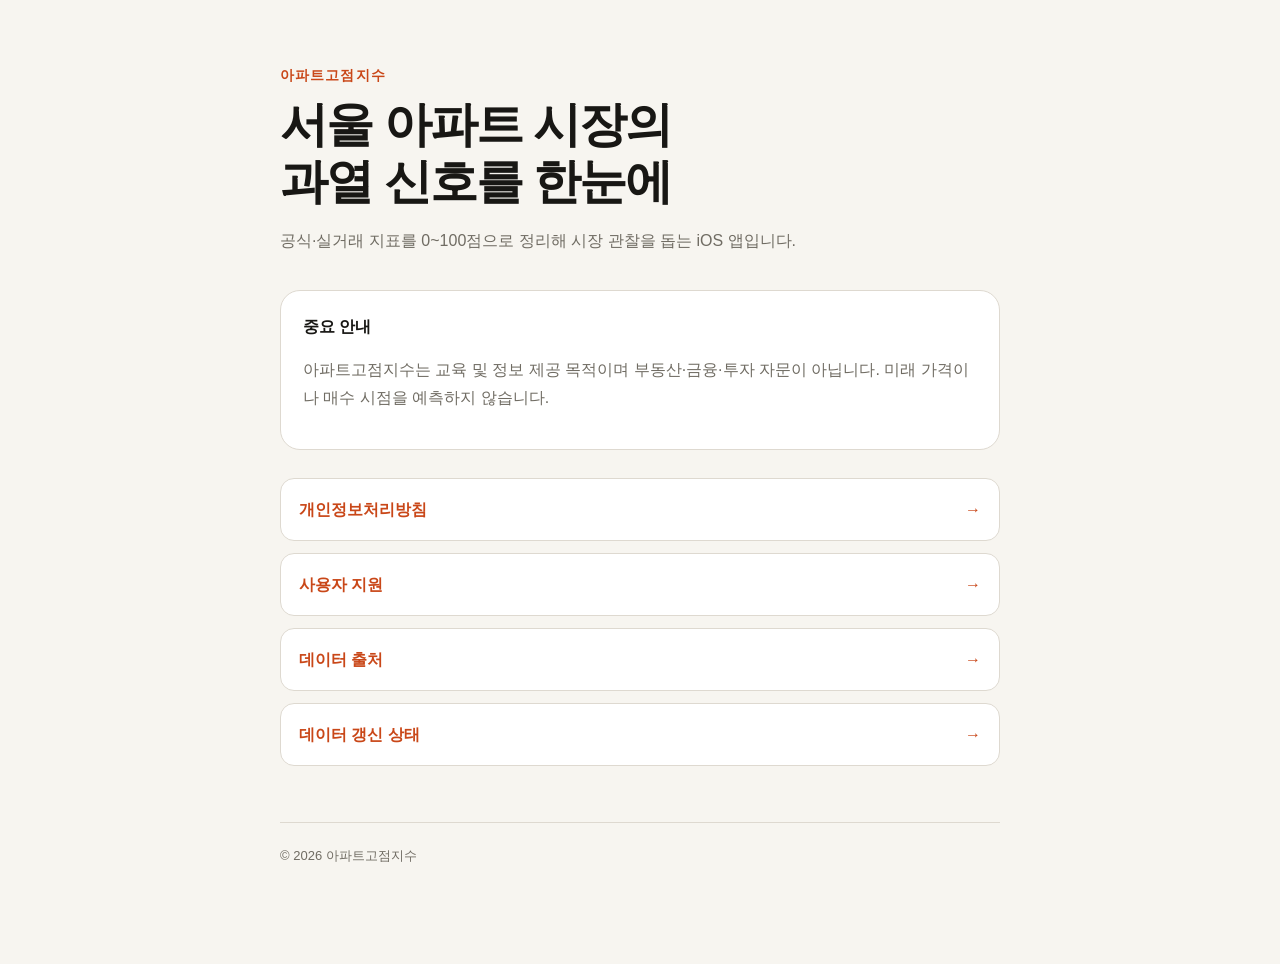
<file: public/index.html>
<!doctype html>
<html lang="ko"><head><meta charset="utf-8"><meta name="viewport" content="width=device-width,initial-scale=1"><title>아파트고점지수</title><link rel="stylesheet" href="assets/site.css"></head>
<body><main><header><div class="brand">아파트고점지수</div><h1>서울 아파트 시장의<br>과열 신호를 한눈에</h1><p>공식·실거래 지표를 0~100점으로 정리해 시장 관찰을 돕는 iOS 앱입니다.</p></header>
<div class="card"><strong>중요 안내</strong><p>아파트고점지수는 교육 및 정보 제공 목적이며 부동산·금융·투자 자문이 아닙니다. 미래 가격이나 매수 시점을 예측하지 않습니다.</p></div>
<nav class="links"><a href="privacy/">개인정보처리방침 <span>→</span></a><a href="support/">사용자 지원 <span>→</span></a><a href="sources/">데이터 출처 <span>→</span></a><a href="health.json">데이터 갱신 상태 <span>→</span></a></nav>
<footer>© 2026 아파트고점지수</footer></main></body></html>
</file>
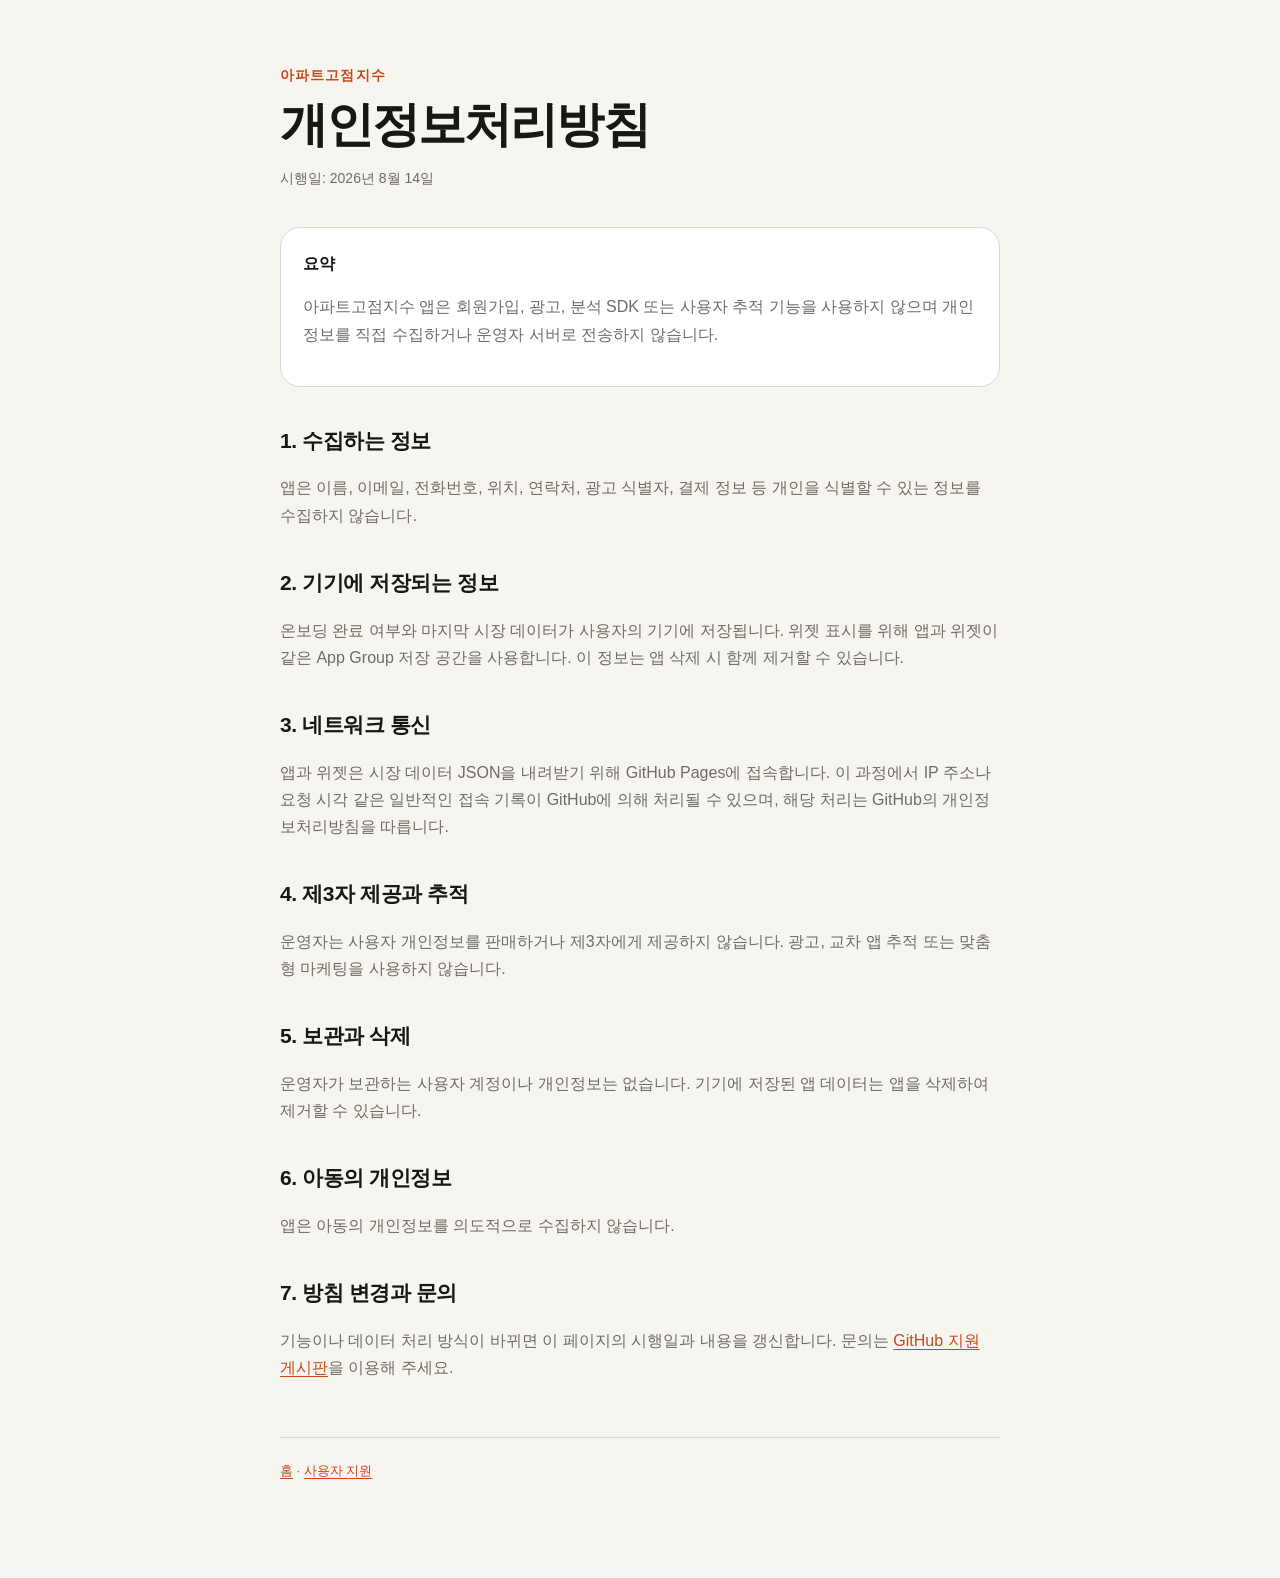
<file: public/privacy/index.html>
<!doctype html>
<html lang="ko"><head><meta charset="utf-8"><meta name="viewport" content="width=device-width,initial-scale=1"><title>개인정보처리방침 — 아파트고점지수</title><link rel="stylesheet" href="../assets/site.css"></head>
<body><main><header><div class="brand">아파트고점지수</div><h1>개인정보처리방침</h1><p class="meta">시행일: 2026년 8월 14일</p></header>
<div class="card"><strong>요약</strong><p>아파트고점지수 앱은 회원가입, 광고, 분석 SDK 또는 사용자 추적 기능을 사용하지 않으며 개인정보를 직접 수집하거나 운영자 서버로 전송하지 않습니다.</p></div>
<h2>1. 수집하는 정보</h2><p>앱은 이름, 이메일, 전화번호, 위치, 연락처, 광고 식별자, 결제 정보 등 개인을 식별할 수 있는 정보를 수집하지 않습니다.</p>
<h2>2. 기기에 저장되는 정보</h2><p>온보딩 완료 여부와 마지막 시장 데이터가 사용자의 기기에 저장됩니다. 위젯 표시를 위해 앱과 위젯이 같은 App Group 저장 공간을 사용합니다. 이 정보는 앱 삭제 시 함께 제거할 수 있습니다.</p>
<h2>3. 네트워크 통신</h2><p>앱과 위젯은 시장 데이터 JSON을 내려받기 위해 GitHub Pages에 접속합니다. 이 과정에서 IP 주소나 요청 시각 같은 일반적인 접속 기록이 GitHub에 의해 처리될 수 있으며, 해당 처리는 GitHub의 개인정보처리방침을 따릅니다.</p>
<h2>4. 제3자 제공과 추적</h2><p>운영자는 사용자 개인정보를 판매하거나 제3자에게 제공하지 않습니다. 광고, 교차 앱 추적 또는 맞춤형 마케팅을 사용하지 않습니다.</p>
<h2>5. 보관과 삭제</h2><p>운영자가 보관하는 사용자 계정이나 개인정보는 없습니다. 기기에 저장된 앱 데이터는 앱을 삭제하여 제거할 수 있습니다.</p>
<h2>6. 아동의 개인정보</h2><p>앱은 아동의 개인정보를 의도적으로 수집하지 않습니다.</p>
<h2>7. 방침 변경과 문의</h2><p>기능이나 데이터 처리 방식이 바뀌면 이 페이지의 시행일과 내용을 갱신합니다. 문의는 <a href="https://github.com/serendip811/gojump/issues">GitHub 지원 게시판</a>을 이용해 주세요.</p>
<footer><a href="../">홈</a> · <a href="../support/">사용자 지원</a></footer></main></body></html>
</file>
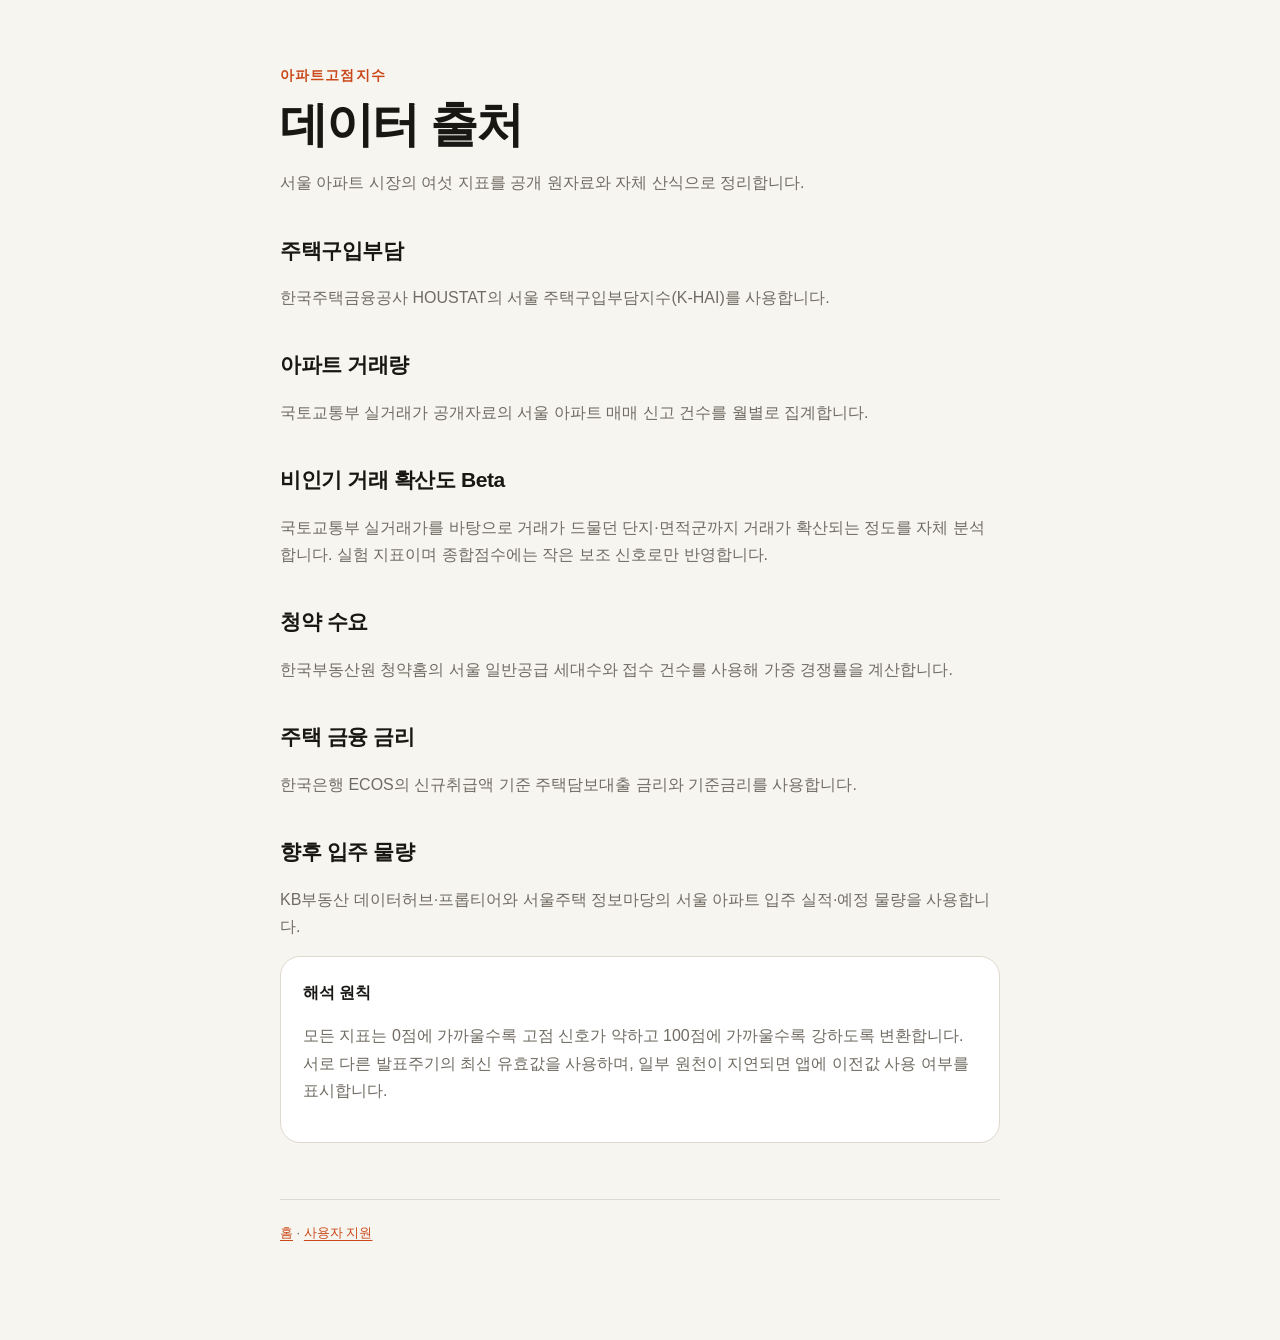
<file: public/sources/index.html>
<!doctype html>
<html lang="ko"><head><meta charset="utf-8"><meta name="viewport" content="width=device-width,initial-scale=1"><title>데이터 출처 — 아파트고점지수</title><link rel="stylesheet" href="../assets/site.css"></head>
<body><main><header><div class="brand">아파트고점지수</div><h1>데이터 출처</h1><p>서울 아파트 시장의 여섯 지표를 공개 원자료와 자체 산식으로 정리합니다.</p></header>
<h2>주택구입부담</h2><p>한국주택금융공사 HOUSTAT의 서울 주택구입부담지수(K-HAI)를 사용합니다.</p>
<h2>아파트 거래량</h2><p>국토교통부 실거래가 공개자료의 서울 아파트 매매 신고 건수를 월별로 집계합니다.</p>
<h2>비인기 거래 확산도 Beta</h2><p>국토교통부 실거래가를 바탕으로 거래가 드물던 단지·면적군까지 거래가 확산되는 정도를 자체 분석합니다. 실험 지표이며 종합점수에는 작은 보조 신호로만 반영합니다.</p>
<h2>청약 수요</h2><p>한국부동산원 청약홈의 서울 일반공급 세대수와 접수 건수를 사용해 가중 경쟁률을 계산합니다.</p>
<h2>주택 금융 금리</h2><p>한국은행 ECOS의 신규취급액 기준 주택담보대출 금리와 기준금리를 사용합니다.</p>
<h2>향후 입주 물량</h2><p>KB부동산 데이터허브·프롭티어와 서울주택 정보마당의 서울 아파트 입주 실적·예정 물량을 사용합니다.</p>
<div class="card"><strong>해석 원칙</strong><p>모든 지표는 0점에 가까울수록 고점 신호가 약하고 100점에 가까울수록 강하도록 변환합니다. 서로 다른 발표주기의 최신 유효값을 사용하며, 일부 원천이 지연되면 앱에 이전값 사용 여부를 표시합니다.</p></div>
<footer><a href="../">홈</a> · <a href="../support/">사용자 지원</a></footer></main></body></html>
</file>
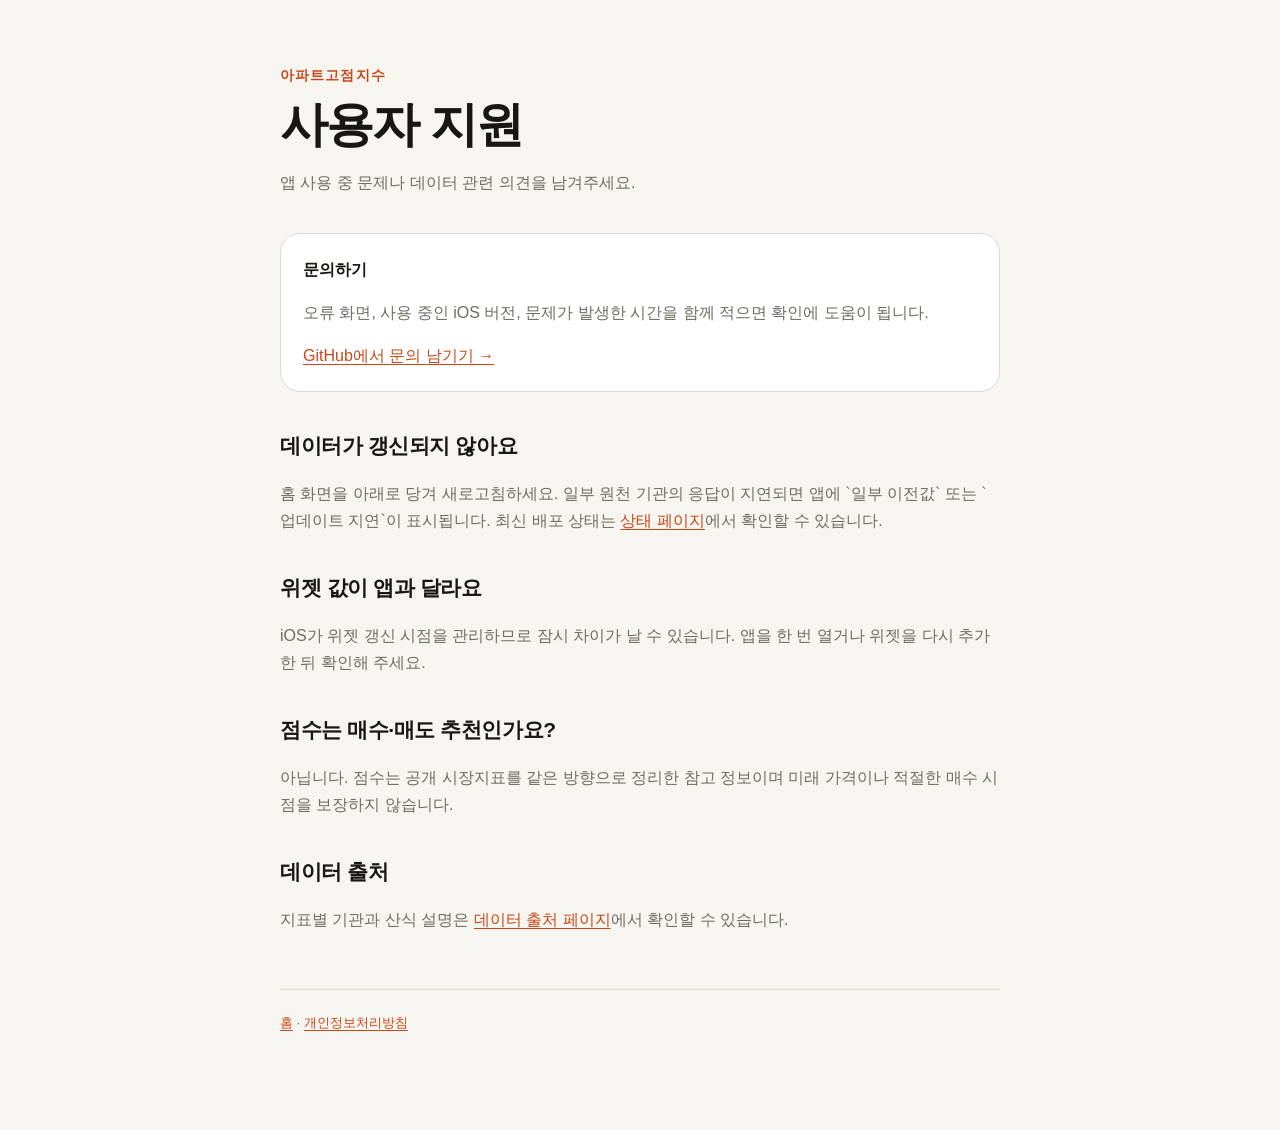
<file: public/support/index.html>
<!doctype html>
<html lang="ko"><head><meta charset="utf-8"><meta name="viewport" content="width=device-width,initial-scale=1"><title>사용자 지원 — 아파트고점지수</title><link rel="stylesheet" href="../assets/site.css"></head>
<body><main><header><div class="brand">아파트고점지수</div><h1>사용자 지원</h1><p>앱 사용 중 문제나 데이터 관련 의견을 남겨주세요.</p></header>
<div class="card"><strong>문의하기</strong><p>오류 화면, 사용 중인 iOS 버전, 문제가 발생한 시간을 함께 적으면 확인에 도움이 됩니다.</p><a href="https://github.com/serendip811/gojump/issues/new">GitHub에서 문의 남기기 →</a></div>
<h2>데이터가 갱신되지 않아요</h2><p>홈 화면을 아래로 당겨 새로고침하세요. 일부 원천 기관의 응답이 지연되면 앱에 `일부 이전값` 또는 `업데이트 지연`이 표시됩니다. 최신 배포 상태는 <a href="../health.json">상태 페이지</a>에서 확인할 수 있습니다.</p>
<h2>위젯 값이 앱과 달라요</h2><p>iOS가 위젯 갱신 시점을 관리하므로 잠시 차이가 날 수 있습니다. 앱을 한 번 열거나 위젯을 다시 추가한 뒤 확인해 주세요.</p>
<h2>점수는 매수·매도 추천인가요?</h2><p>아닙니다. 점수는 공개 시장지표를 같은 방향으로 정리한 참고 정보이며 미래 가격이나 적절한 매수 시점을 보장하지 않습니다.</p>
<h2>데이터 출처</h2><p>지표별 기관과 산식 설명은 <a href="../sources/">데이터 출처 페이지</a>에서 확인할 수 있습니다.</p>
<footer><a href="../">홈</a> · <a href="../privacy/">개인정보처리방침</a></footer></main></body></html>
</file>
<file: public/assets/site.css>
:root { color-scheme: light dark; --bg: #f7f5f0; --card: #fff; --ink: #181714; --muted: #706c63; --accent: #c94718; --line: #ded9d0; }
* { box-sizing: border-box; }
body { margin: 0; background: var(--bg); color: var(--ink); font-family: -apple-system, BlinkMacSystemFont, "Apple SD Gothic Neo", "Noto Sans KR", sans-serif; line-height: 1.7; }
main { width: min(720px, calc(100% - 40px)); margin: 0 auto; padding: 64px 0 96px; }
header { margin-bottom: 36px; }
.brand { color: var(--accent); font-size: 14px; font-weight: 750; letter-spacing: .08em; }
h1 { margin: 8px 0 8px; font-size: clamp(32px, 7vw, 48px); line-height: 1.2; letter-spacing: -.04em; }
h2 { margin: 36px 0 10px; font-size: 21px; letter-spacing: -.02em; }
p, li { color: var(--muted); }
a { color: var(--accent); text-underline-offset: 3px; }
.card { padding: 22px; border: 1px solid var(--line); border-radius: 20px; background: var(--card); }
.links { display: grid; gap: 12px; margin-top: 28px; }
.links a { display: flex; justify-content: space-between; padding: 17px 18px; border: 1px solid var(--line); border-radius: 14px; background: var(--card); font-weight: 650; text-decoration: none; }
.meta { font-size: 14px; color: var(--muted); }
footer { margin-top: 56px; padding-top: 22px; border-top: 1px solid var(--line); font-size: 13px; color: var(--muted); }
@media (prefers-color-scheme: dark) { :root { --bg: #161512; --card: #211f1b; --ink: #f4f0e8; --muted: #b6b0a5; --line: #3b3832; --accent: #ff7545; } }
</file>
